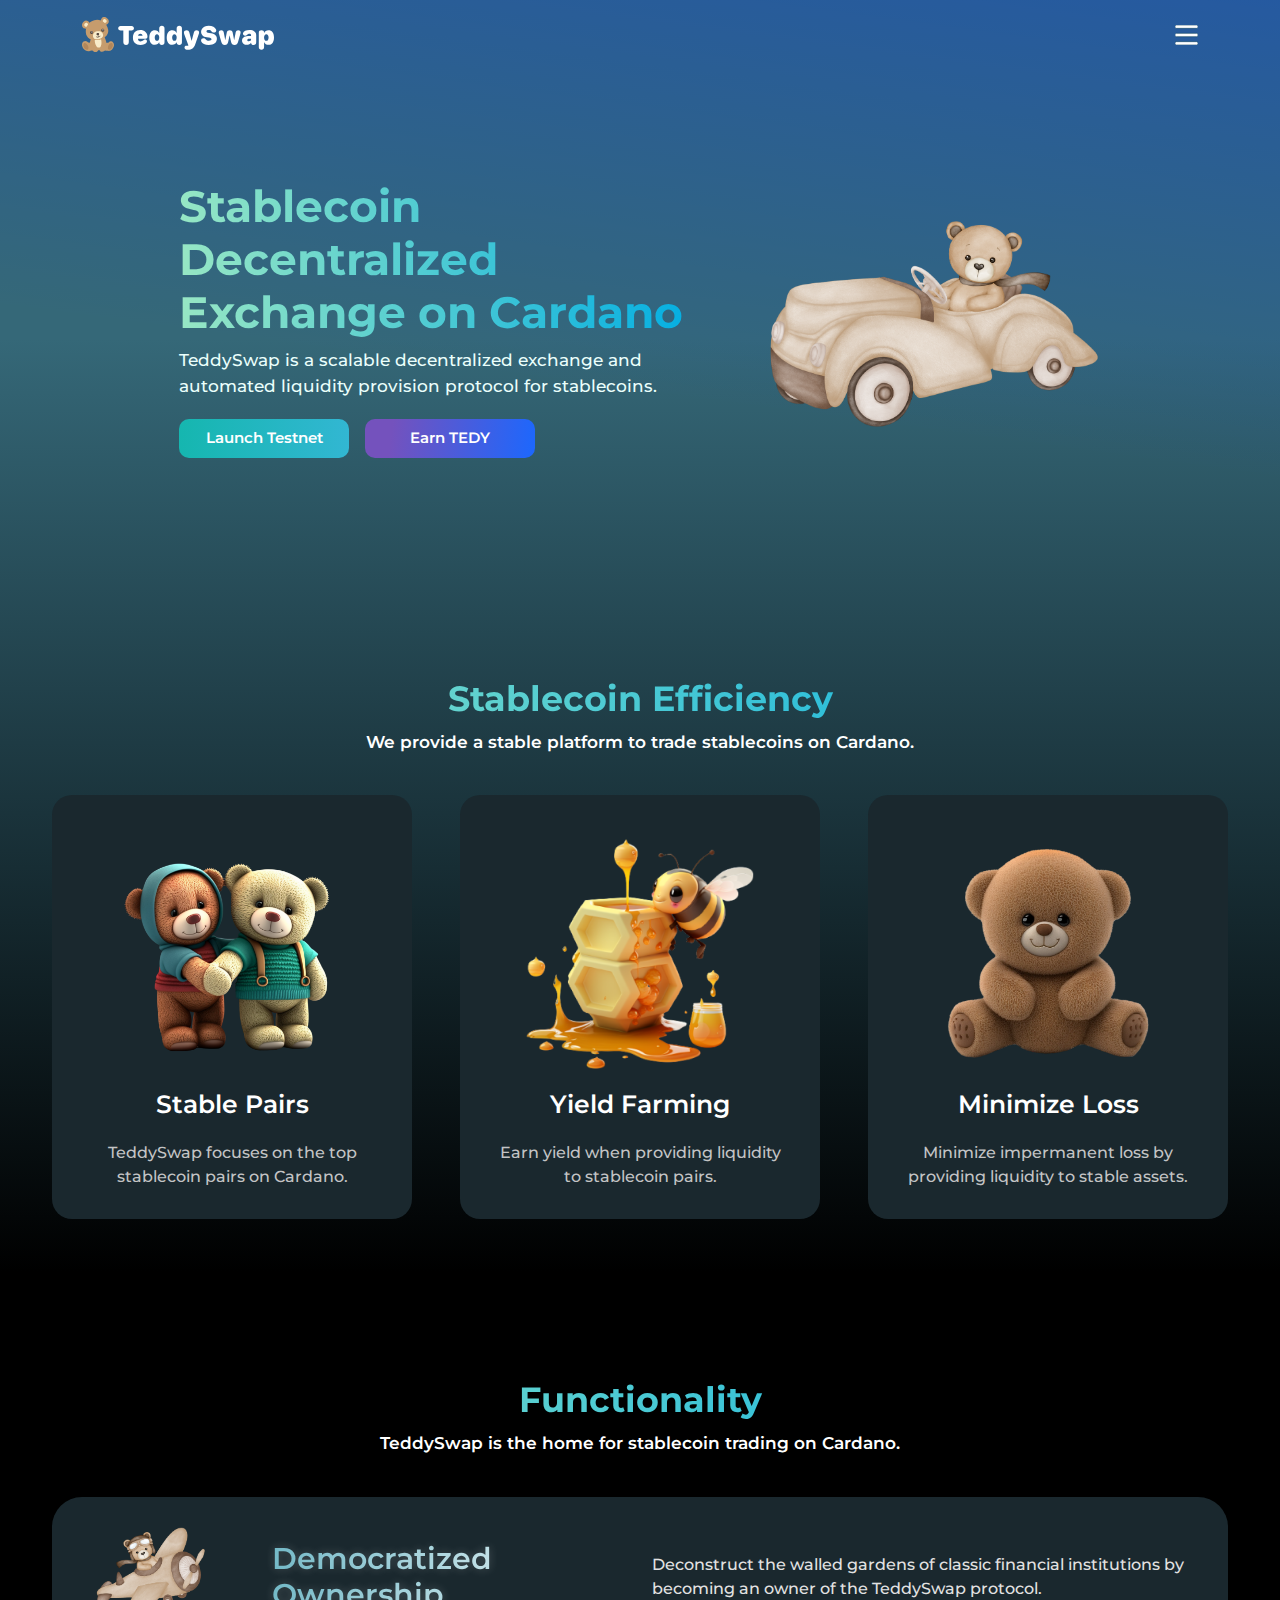
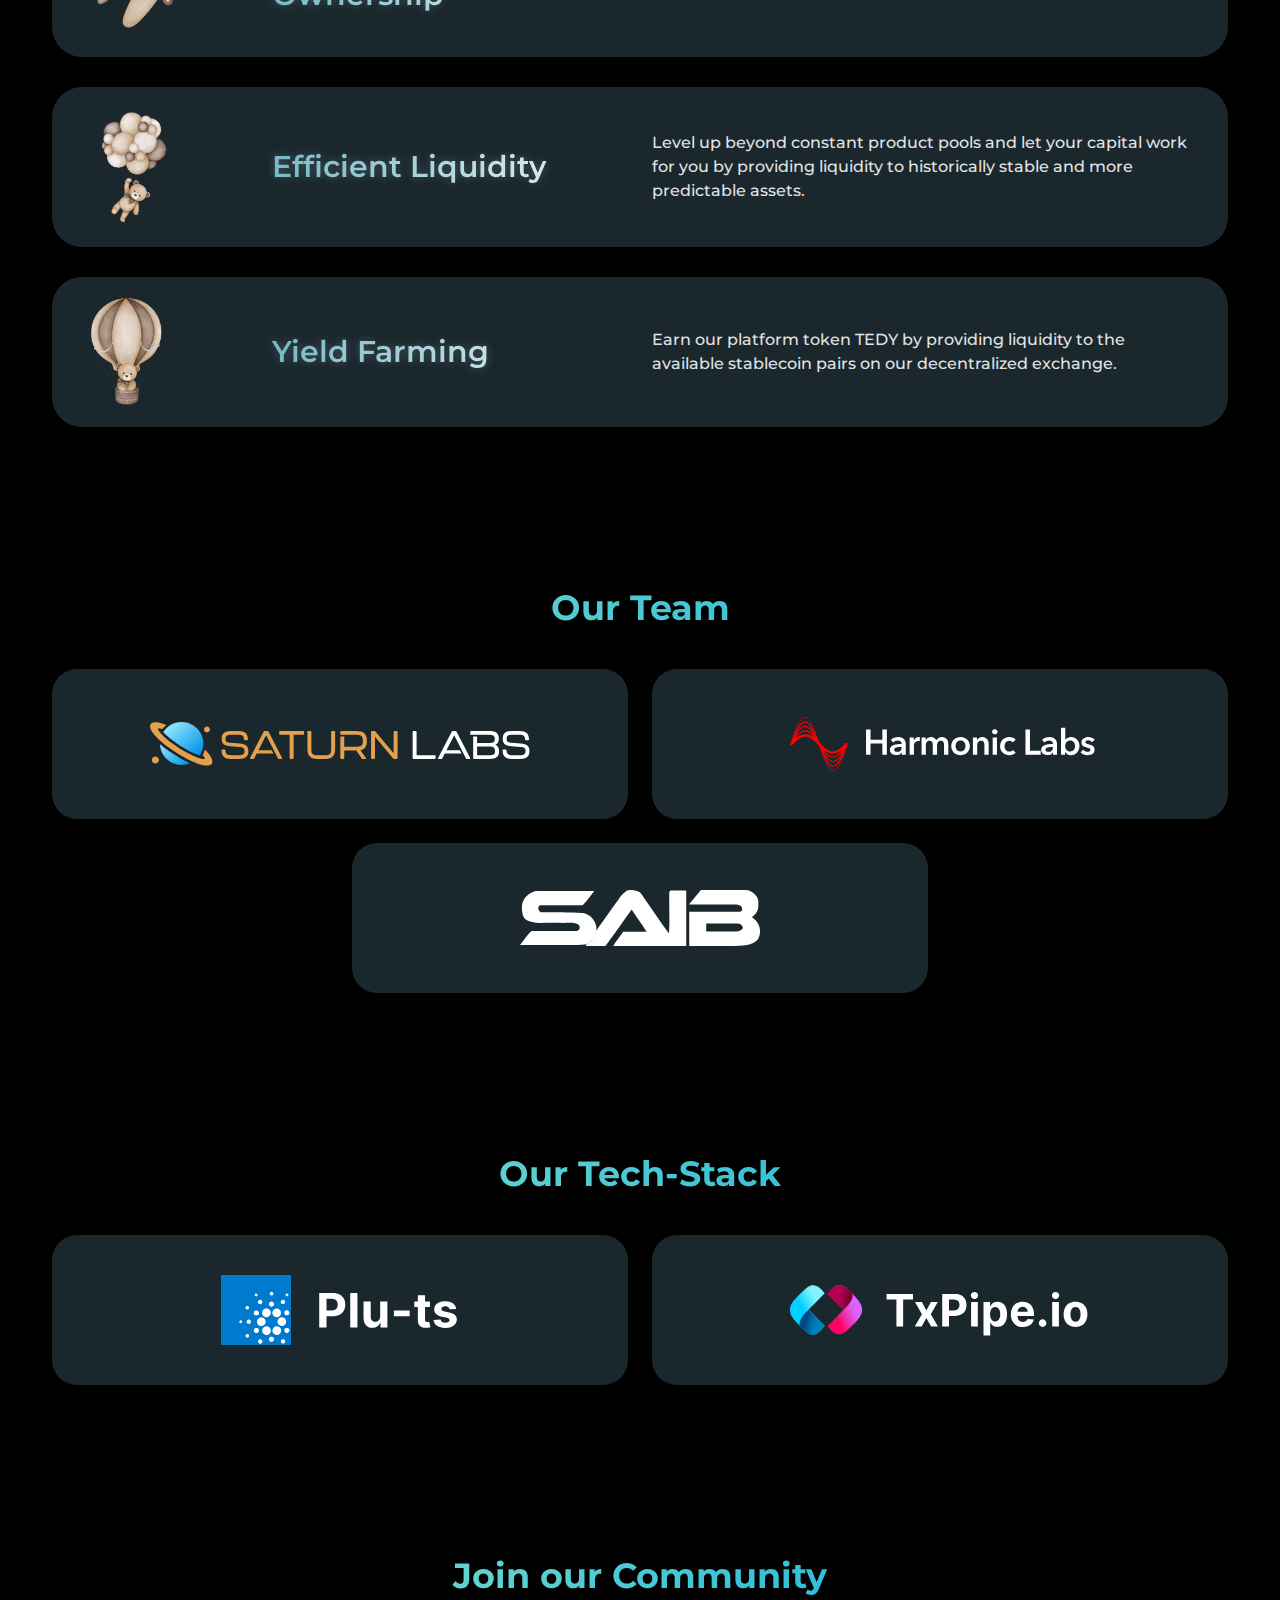
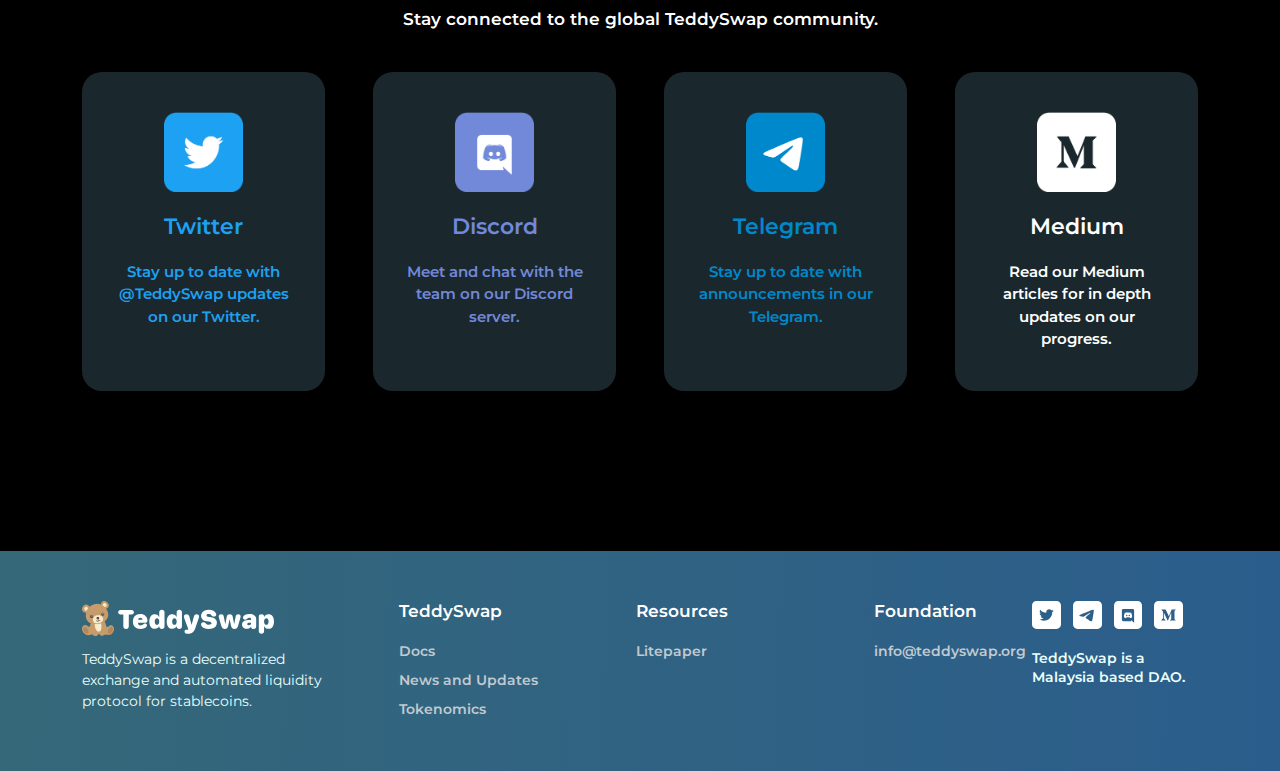
<file: index.html>
<!DOCTYPE html>
<html class="no-js" lang="">

<head>
  <meta charset="utf-8" />
  <meta http-equiv="x-ua-compatible" content="ie=edge" />
  <title> TeddySwap </title>
  <meta name="description" content="" />
  <meta name="viewport" content="width=device-width, initial-scale=1" />
  <!-- Favicons -->
  <link href="assets/img/favicon.png" rel="icon">
  <link href="assets/img/apple-touch-icon.png" rel="apple-touch-icon">


  <link rel="stylesheet" href="assets/css/bootstrap.min.css" />
  <link rel="stylesheet" href="assets/css/main.css?v=44" />
</head>
<body>
  <!--[if lte IE 9]>
      <p class="browserupgrade">
        You are using an <strong>outdated</strong> browser. Please
        <a href="https://browsehappy.com/">upgrade your browser</a> to improve
        your experience and security.
      </p>
    <![endif]-->

  <!-- ======= herder start ======= -->
  <header class="header">
    <div class="navbar-area">
      <div class="container">
        <nav class="navbar">
          <a class="navbar-brand" href="/">
            <img src="assets/img/logo/logo-v-1.svg" alt="logo">
          </a>
          <div class="dropdown t-drop ">
            <button class="btn-toggle dropdown-toggle" data-bs-toggle="dropdown" aria-expanded="false">
              <img src="assets/img/socials/toggle.svg" alt="toggle">
            </button>
            <ul class="dropdown-menu dropdown-menu-end animate slideIn">
              <li><a class="dropdown-item" target="_blank"
                  href="https://blog.teddyswap.org/teddyswap-litepaper-v1/"> Litepaper </a></li>
              <li><a class="dropdown-item" target="_blank" href="https://blog.teddyswap.org/"> Development </a></li>
              <li><a class="dropdown-item" target="_blank"
                  href="https://docs.teddyswap.org/tokenomics/chart"> Tokenomics </a></li>
              <li><a class="dropdown-item" target="_blank" href="https://docs.teddyswap.org/"> Documentation </a></li>
              <li><a class="dropdown-item" target="_blank" href="https://fiso.teddyswap.org/"> FISO Dashboard </a></li>
              <li><a class="dropdown-item" target="_blank" href="https://github.com/teddy-swap/"> Github </a></li>
              <li><a class="dropdown-item" target="_blank" href="https://blog.teddyswap.org/"> Blog </a></li>
              <li><a class="dropdown-item" target="_blank" href="https://tbc.teddyswap.org/"> Teddy Bears Club </a></li>
            </ul>
          </div>
        </nav>
      </div>
      <!--.container-->

    </div>
    <!--.navbar-area-->

  </header>
  <!-- ======= herder end ======= -->


  <section class="hero-area">
    <div class="container">
      <div class="row align-items-center gx-5 justify-content-center">
        <div class="col-lg-6">
          <div class="hero-text">
            <h1 class="des-txt"> Stablecoin Decentralized Exchange on Cardano </h1>
            <p>
              TeddySwap is a scalable decentralized exchange and automated liquidity provision protocol for stablecoins.
            </p>
            <div class="hero-btns">
              <a href="https://preview.app.teddyswap.org" class="btn-hero"> Launch Testnet </a>

              <a href="https://teddyswap.peppermintnft.io/" target="_blank"
                class="btn-2 btn-hero"> Earn TEDY </a>

            </div><!-- /.hero-btns -->
          </div><!-- /.hero-text -->
        </div><!-- /.col-lg-6 -->
        <div class="col-lg-4 d-lg-flex d-none">
          <div class="hero-img">
            <img src="assets/img/hero/hero-car.png" alt="tedy-on-car">
          </div><!-- /.hero-img -->
        </div><!-- /.col-lg-5 -->
      </div><!-- /.row -->

    </div><!-- /.container -->
  </section><!-- /.hero-area -->



  <section class="why">
    <div class="container">
      <div class="sec-t">
        <h2> Stablecoin Efficiency </h2>
        <p> We provide a stable platform to trade stablecoins on Cardano. </p>
      </div><!-- /.sec-t -->

      <div class="row g-5">
        <div class="col-lg-4">
          <div class="why-single">
            <img src="assets/img/hero/t1.png" class="why-img" alt="logo">
            <h4> Stable Pairs </h4>
            <p> TeddySwap focuses on the top stablecoin pairs on Cardano. </p>
          </div><!-- /.why-single -->
        </div><!-- /.col-lg-4 -->
        <div class="col-lg-4">
          <div class="why-single">
            <img src="assets/img/hero/bee-honey.png" class="why-img" alt="logo">
            <h4> Yield Farming </h4>
            <p> Earn yield when providing liquidity to stablecoin pairs. </p>
          </div><!-- /.why-single -->
        </div><!-- /.col-lg-4 -->
        <div class="col-lg-4">
          <div class="why-single">
            <img src="assets/img/hero/t2.png" class="why-img" alt="logo">
            <h4> Minimize Loss </h4>
            <p> Minimize impermanent loss by providing liquidity to stable assets. </p>
          </div><!-- /.why-single -->
        </div><!-- /.col-lg-4 -->
      </div><!-- /.row -->

    </div><!-- /.container -->
  </section><!-- /.why -->


  <section id="services" class="services">
    <div class="container">
      <div class="sec-t">
        <h2> Functionality </h2>
        <p> TeddySwap is the home for stablecoin trading on Cardano. </p>
      </div><!-- /.sec-t -->


      <div class="service-single">
        <div class="row align-items-center">
          <div class="col-lg-6">
            <div class="row align-items-center">
              <div class="col-lg-4">
                <img src="assets/img/services/plane.png" class="ser-logo" alt="logo">
              </div><!-- /.col-lg-4 -->
              <div class="col-lg-8">
                <div class="title-flx">
                  <h4> Democratized <br> Ownership </h4>
                  <img src="assets/img/services/plane.png" style="transform: scaleX(-1);" class="mer-logo" alt="logo">
                </div><!-- /.title-flx -->
              </div><!-- /.col-lg-8 -->
            </div><!-- /.row -->
          </div><!-- /.col-lg-6 -->

          <div class="col-lg-6">
            <p>
              Deconstruct the walled gardens of classic financial institutions by becoming an owner of the TeddySwap protocol.
            </p>
          </div><!-- /.col-lg-6 -->

        </div><!-- /.row -->
      </div><!-- /.service-single -->

      <div class="service-single">
        <div class="row align-items-center">
          <div class="col-lg-6">
            <div class="row align-items-center">
              <div class="col-lg-4">
                <img src="assets/img/services/teddy.png" class="ser-logo ms-2" alt="logo">
              </div><!-- /.col-lg-4 -->
              <div class="col-lg-8">
                <div class="title-flx">
                  <h4> Efficient Liquidity </h4>
                  <img src="assets/img/services/teddy.png" class="mer-logo" alt="logo">
                </div><!-- /.title-flx -->

              </div><!-- /.col-lg-8 -->
            </div><!-- /.row -->
          </div><!-- /.col-lg-6 -->

          <div class="col-lg-6">
            <p>
              Level up beyond constant product pools and let your capital work for you by providing liquidity to historically
              stable and more predictable assets.
            </p>
          </div><!-- /.col-lg-6 -->

        </div><!-- /.row -->
      </div><!-- /.service-single -->

      <div class="service-single">
        <div class="row align-items-center">
          <div class="col-lg-6">
            <div class="row align-items-center">
              <div class="col-lg-4">
                <img src="assets/img/services/farming.png" class="ser-logo ser-logo-3" alt="logo">
              </div><!-- /.col-lg-4 -->
              <div class="col-lg-8">
                <div class="title-flx">
                  <h4>Yield Farming </h4>
                  <img src="assets/img/services/farming.png" class="mer-logo" alt="logo">
                </div><!-- /.title-flx -->

              </div><!-- /.col-lg-8 -->
            </div><!-- /.row -->
          </div><!-- /.col-lg-6 -->

          <div class="col-lg-6">
            <p>
              Earn our platform token TEDY by providing liquidity to the available stablecoin pairs on our decentralized exchange.
            </p>
          </div><!-- /.col-lg-6 -->

        </div><!-- /.row -->
      </div><!-- /.service-single -->

    </div><!-- /.container -->
  </section><!-- /.services -->


  <section id="partners" class="partners">
    <div class="container">
      <div class="sec-t">
        <h2> Our Team </h2>
      </div><!-- /.sec-t -->

      <div class="row gy-4 justify-content-center">
        <div class="col-md-6">
          <a href="https://saturnlabs.org/" target="_blank" class="p-single d-block">
            <img src="assets/img/partners/saturnlabs.svg" class="p-logo sat-logo" alt="logo">
          </a><!-- /.p-single -->
        </div><!-- /.col-md-6 -->

        <div class="col-md-6">
          <a href="https://www.harmoniclabs.tech/" target="_blank" class="p-single d-block">
            <img src="assets/img/partners/harmonic.svg" class="p-logo" alt="logo">
          </a><!-- /.p-single -->
        </div><!-- /.col-md-6 -->

        <div class="col-md-6">
          <a href="https://twitter.com/saibdev?s=21&t=tVu4rGCY9Jb5PrATwqhp7g" target="_blank" class="p-single d-block">
            <img src="assets/img/partners/saib.svg" class="p-logo s-logo" alt="logo">
          </a><!-- /.p-single -->
        </div><!-- /.col-md-6 -->

      </div><!-- /.row -->

    </div><!-- /.container -->
  </section><!-- /.partners -->

  <section id="partners" class="partners">
    <div class="container">
      <div class="sec-t">
        <h2> Our Tech-Stack </h2>
      </div><!-- /.sec-t -->

      <div class="row gy-4 justify-content-center">
        <div class="col-md-6">
          <a href="https://www.harmoniclabs.tech/plu-ts-docs/index.html" target="_blank" class="p-single d-block">
            <img src="assets/img/partners/plus-ts.svg" class="p-logo" alt="logo">
          </a><!-- /.p-single -->
        </div><!-- /.col-md-6 -->

        <div class="col-md-6">
          <a href="https://txpipe.io/" target="_blank" class="p-single d-block">
            <img src="assets/img/partners/tx.svg" class="p-logo par-logo" alt="logo">
          </a><!-- /.p-single -->
        </div><!-- /.col-md-6 -->



      </div><!-- /.row -->

    </div><!-- /.container -->
  </section><!-- /.partners -->



  <section class="community">
    <div class="container">
      <div class="sec-t">
        <h2> Join our Community </h2>
        <p> Stay connected to the global TeddySwap community. </p>
      </div><!-- /.sec-t -->

      <div class="row gy-md-5 gy-4 gx-5">
        <div class="col-lg-3 col-md-6">
          <a href="https://twitter.com/TeddySwap" target="_blank" class="com-single twitter">
            <img src="assets/img/socials/twitter.png" class="com-img" alt="twitter">
            <h5> Twitter </h5>
            <p> Stay up to date with @TeddySwap updates on our Twitter. </p>
          </a><!-- /.com-single -->
        </div><!-- /.col-lg-3 -->
        <div class="col-lg-3 col-md-6">
          <a href="https://discord.gg/GRvcAnqtZG" target="_blank" class="com-single discord">
            <img src="assets/img/socials/discord.png" class="com-img" alt="discord">
            <h5> Discord </h5>
            <p> Meet and chat with the team on our Discord server. </p>
          </a><!-- /.com-single -->
        </div><!-- /.col-lg-3 -->
        <div class="col-lg-3 col-md-6">
          <a href="https://t.me/teddyswap" target="_blank" class="com-single telegram">
            <img src="assets/img/socials/telegram.png" class="com-img" alt="telegram">
            <h5> Telegram </h5>
            <p> Stay up to date with announcements in our Telegram. </p>
          </a><!-- /.com-single -->
        </div><!-- /.col-lg-3 -->
        <div class="col-lg-3 col-md-6">
          <a href="https://medium.com/@TeddySwapDEX" target="_blank" class="com-single medium">
            <img src="assets/img/socials/medium.png" class="com-img" alt="medium">
            <h5> Medium </h5>
            <p> Read our Medium articles for in depth updates on our progress. </p>
          </a><!-- /.com-single -->
        </div><!-- /.col-lg-3 -->
      </div><!-- /.row -->

    </div><!-- /.container -->
  </section><!-- /.community -->


  <footer class="main-footer">
    <div class="container">
      <div class="row gy-4">
        <div class="col-lg-10">
          <div class="row gy-4">
            <div class="col-lg-4">
              <div class="footer-logo-w">
                <img src="assets/img/logo/logo-v-1.svg" class="footer-logo" alt="">
                <p>
                  TeddySwap is a decentralized exchange and automated liquidity protocol for stablecoins.
                </p>
              </div><!-- /.footer-logo-w -->
            </div><!-- /.col-lg-3 -->
            <div class="col-lg-3">
              <div class="footer-links">
                <h5> TeddySwap </h5>
                <ul>

                  <li>
                    <a href="https://docs.teddyswap.org/" target="_blank"> Docs </a>
                  </li>
                  <li>
                    <a href="https://medium.com/@TeddySwapDEX" target="_blank"> News and Updates </a>
                  </li>
                  <li>
                    <a href="https://docs.teddyswap.org/tokenomics/chart" target="_blank"> Tokenomics </a>
                  </li>

                </ul>
              </div><!-- /.footer-links -->
            </div><!-- /.col-lg-3 -->

            <div class="col-lg-3">
              <div class="footer-links">
                <h5> Resources </h5>
                <ul>

                  <li>
                    <a target="_blank" href="https://blog.teddyswap.org/teddyswap-litepaper-v1/"> Litepaper
                    </a>
                  </li>

                </ul>
              </div><!-- /.footer-links -->
            </div><!-- /.col-lg-3 -->

            <div class="col-lg-2">
              <div class="footer-links">
                <h5> Foundation </h5>
                <ul>

                  <li>
                   <a href="mailto:info@teddyswap.org">info@teddyswap.org</a>
                  </li>

                </ul>
              </div><!-- /.footer-links -->
            </div><!-- /.col-lg-3 -->

          </div><!-- /.row -->
        </div><!-- /.col-lg-9 -->

        <div class="col-lg-2">
          <div class="footer-social">
            <a href="https://twitter.com/TeddySwap" target="_blank">
              <img src="assets/img/footer/twitter.svg" alt="twitter">
            </a>
            <a href="https://t.me/teddyswap" target="_blank">
              <img src="assets/img/footer/telegram.svg" alt="telegram">
            </a>
            <a href="https://discord.gg/GRvcAnqtZG" target="_blank">
              <img src="assets/img/footer/discord.svg" alt="discord">
            </a>
            <a href="https://medium.com/@TeddySwapDEX" target="_blank">
              <img src="assets/img/footer/medium.svg" alt="medium">
            </a>
          </div><!-- /.footer-social -->
          <div class="legal-text">
            <p>
              TeddySwap is a Malaysia based DAO.
            </p>
          </div><!-- /.legal-text -->

        </div><!-- /.col-lg-3 -->

      </div><!-- /.row -->
    </div><!-- /.container -->
  </footer><!-- /.main-footer -->




  <a href="#" class="scroll-top btn-hover">
    <img src="assets/img/chev-white.svg" alt="chev">
  </a>
  <!--.scroll-top-->

  <div class="page-loader">
    <div class="lds-ellipsis">
      <div></div>
      <div></div>
      <div></div>
      <div></div>
    </div>
  </div>




  <script src="assets/js/bootstrap.bundle.min.js"></script>
  <script src="assets/js/main.js"></script>



</body>


</html>
</file>
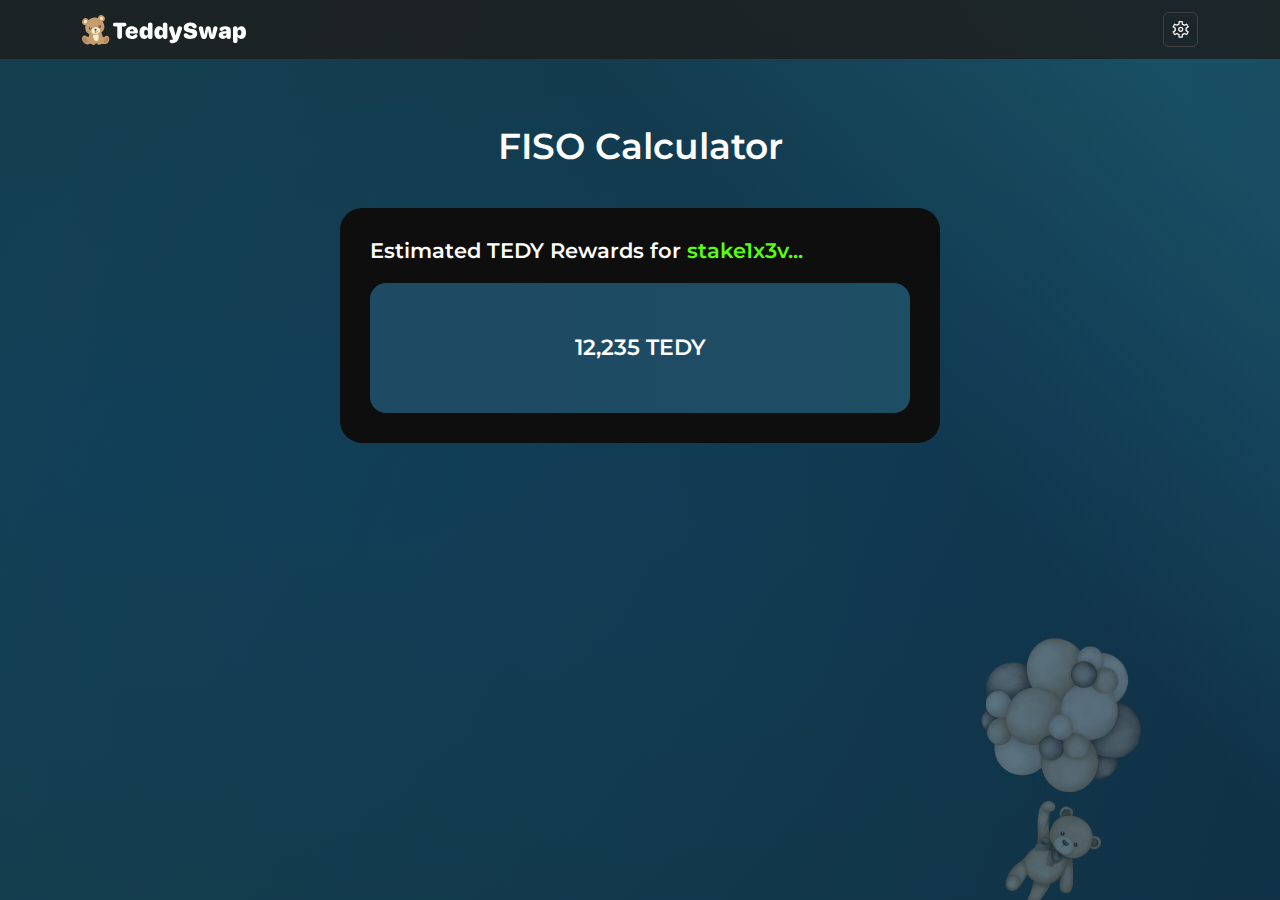
<file: page-process.html>
<!DOCTYPE html>
<html class="no-js" lang="">

<head>
  <meta charset="utf-8" />
  <meta http-equiv="x-ua-compatible" content="ie=edge" />
  <title> TeddySwap- Page 1 </title>
  <meta name="description" content="" />
  <meta name="viewport" content="width=device-width, initial-scale=1" />
  <!-- Favicons -->
  <link href="assets/img/favicon.png" rel="icon">
  <link href="assets/img/apple-touch-icon.png" rel="apple-touch-icon">


  <link rel="stylesheet" href="assets/css/bootstrap.min.css" />
  <link rel="stylesheet" href="assets/css/main.css?v=55" />
</head>
<body class="body-new-css">
  <!--[if lte IE 9]>
      <p class="browserupgrade">
        You are using an <strong>outdated</strong> browser. Please
        <a href="https://browsehappy.com/">upgrade your browser</a> to improve
        your experience and security.
      </p>
    <![endif]-->

  <!-- ======= herder start ======= -->
  <header class="header">
    <div class="navbar-area">
      <div class="container">
        <nav class="navbar">
          <a class="navbar-brand" href="/">
            <img src="assets/img/logo/logo-v-1.svg" alt="logo">
          </a>
          <div class="dropdown t-drop">
            <button class="btn-toggle dropdown-toggle" data-bs-toggle="dropdown" aria-expanded="false">
              <img src="assets/img/setting.svg" style="height: 35px;" alt="toggle">
            </button>
            <ul class="dropdown-menu dropdown-menu-end animate slideIn">
              <li>
                <a class="dropdown-item"
                  href="#">
                  <img src="assets/img/page-social/info.svg" alt="">
                  <span> About </span>
                </a>
              </li>
              <li>
                <a class="dropdown-item"
                  href="#">
                  <img src="assets/img/page-social/document-svg.svg" style="height: 18px;" alt="">
                  <span> Docs </span>
                </a>
              </li>
              <li>
                <a class="dropdown-item"
                  href="#">
                  <img src="assets/img/page-social/iconmonstr-github-1 3.svg" alt="">
                  <span> GitHub </span>
                </a>
              </li>
              <li>
                <a class="dropdown-item"
                  href="#">
                  <img src="assets/img/page-social/discord.svg" style="height: 14px;" alt="">
                  <span> Discord </span>
                </a>
              </li>
              <li>
                <a class="dropdown-item"
                  href="#">
                  <img src="assets/img/page-social/twitter.svg" style="height: 14px;"  alt="">
                  <span> Twitter </span>
                </a>
              </li>


            </ul>
          </div>
        </nav>
      </div>
      <!--.container-->

    </div>
    <!--.navbar-area-->

  </header>
  <!-- ======= herder end ======= -->

  <section class="fisco">
    <div class="container">
       <div class="fisco-wrapper">
        <div class="page-title">
          <h1> FISO Calculator </h1>
        </div><!-- /.page-title -->
        <div class="fis-block">
          <div class="fis-t">
            <h3>Estimated TEDY Rewards for  <span>stake1x3v...</span> </h3>
          </div><!-- /.fis-t -->
         <div class="frm-result">
          <h5> 12,235 TEDY </h5>
         </div><!-- /.frm-result -->

        </div><!-- /.fis-block -->
        <img src="assets/img/page-teddy.png" class="page-teddy" alt="">
       </div><!-- /.fisco-wrapper -->
    </div><!-- /.container -->
  </section><!-- /.fisco -->









  <div class="page-loader">
    <div class="lds-ellipsis">
      <div></div>
      <div></div>
      <div></div>
      <div></div>
    </div>
  </div>




  <script src="assets/js/bootstrap.bundle.min.js"></script>
  <script src="assets/js/main.js"></script>



</body>


</html>
</file>
<file: assets/css/main.css>
@import url("https://fonts.googleapis.com/css2?family=Montserrat:ital,wght@0,400;0,600;0,700;0,800;1,400;1,500;1,700;1,800&display=swap"); /*--------------------------------------------------------------
# base
--------------------------------------------------------------*/
::-moz-selection {
  color: #fff;
  background: rgba(0, 182, 149, 0.6);
}
::selection {
  color: #fff;
  background: rgba(0, 182, 149, 0.6);
}

html {
  scroll-behavior: smooth;
  scroll-padding-top: 30px;
}

body {
  font-family: "Montserrat", sans-serif;
  font-weight: 400;
  font-style: normal;
  font-size: 16px;
  color: #EAFFFC;
  line-height: 1.5;
  background: linear-gradient(187.66deg, rgba(0, 56, 255, 0.33) -1.19%, rgba(0, 0, 0, 0) 11.61%), linear-gradient(180deg, #356878 8.53%, #000000 32.02%), radial-gradient(23.75% 4.82% at 29.69% 6.17%, #ffffff 0%, #ffffff 100%);
  background-color: #000;
}

* {
  margin: 0;
  padding: 0;
  -webkit-box-sizing: border-box;
  box-sizing: border-box;
}

section {
  overflow: hidden;
}

a {
  text-decoration: none;
}
a:hover {
  color: #00B695;
}
a:focus, a:hover {
  text-decoration: none;
}

i,
span,
a {
  display: inline-block;
}

audio,
img,
svg,
video {
  vertical-align: middle;
}

h1,
h2,
h3,
h4,
h5,
h6 {
  margin: 0;
  color: #fff;
}

p {
  margin: 0;
}

h1 a,
h2 a,
h3 a,
h4 a,
h5 a,
h6 a {
  color: inherit;
}

.scroll-top {
  width: 35px;
  height: 35px;
  background-color: #00B695;
  display: -webkit-box;
  display: -ms-flexbox;
  display: flex;
  -webkit-box-pack: center;
      -ms-flex-pack: center;
          justify-content: center;
  -webkit-box-align: center;
      -ms-flex-align: center;
          align-items: center;
  font-size: 18px;
  color: #fff;
  border-radius: 7px;
  position: fixed;
  bottom: 30px;
  right: 30px;
  z-index: 9;
  cursor: pointer;
  -webkit-transition: all 0.3s ease-out 0s;
  transition: all 0.3s ease-out 0s;
  display: none;
}
.scroll-top img {
  height: 18px;
  -webkit-transform: scaleY(-1);
          transform: scaleY(-1);
}
.scroll-top:focus, .scroll-top:hover {
  color: #fff;
  -webkit-box-shadow: 0 0 0 0.25rem rgba(0, 182, 149, 0.5);
          box-shadow: 0 0 0 0.25rem rgba(0, 182, 149, 0.5);
}

/*--------------------------------------------------------------
  ##  Page Loader
  --------------------------------------------------------------*/
.page-loader {
  position: fixed;
  width: 100%;
  height: 100%;
  top: 0;
  left: 0;
  z-index: 9999;
  background-color: #000;
}

.lds-ellipsis {
  display: inline-block;
  position: absolute;
  top: 50%;
  left: 50%;
  -webkit-transform: translate(-50%, -50%);
          transform: translate(-50%, -50%);
  width: 80px;
  height: 80px;
}

.lds-ellipsis div {
  position: absolute;
  top: 33px;
  width: 13px;
  height: 13px;
  border-radius: 50%;
  background: #00B695;
  -webkit-animation-timing-function: cubic-bezier(0, 1, 1, 0);
          animation-timing-function: cubic-bezier(0, 1, 1, 0);
}

.lds-ellipsis div:nth-child(1) {
  left: 8px;
  -webkit-animation: lds-ellipsis1 0.6s infinite;
          animation: lds-ellipsis1 0.6s infinite;
}

.lds-ellipsis div:nth-child(2) {
  left: 8px;
  -webkit-animation: lds-ellipsis2 0.6s infinite;
          animation: lds-ellipsis2 0.6s infinite;
}

.lds-ellipsis div:nth-child(3) {
  left: 32px;
  -webkit-animation: lds-ellipsis2 0.6s infinite;
          animation: lds-ellipsis2 0.6s infinite;
}

.lds-ellipsis div:nth-child(4) {
  left: 56px;
  -webkit-animation: lds-ellipsis3 0.6s infinite;
          animation: lds-ellipsis3 0.6s infinite;
}

@-webkit-keyframes lds-ellipsis1 {
  0% {
    -webkit-transform: scale(0);
            transform: scale(0);
  }
  100% {
    -webkit-transform: scale(1);
            transform: scale(1);
  }
}

@keyframes lds-ellipsis1 {
  0% {
    -webkit-transform: scale(0);
            transform: scale(0);
  }
  100% {
    -webkit-transform: scale(1);
            transform: scale(1);
  }
}
@-webkit-keyframes lds-ellipsis3 {
  0% {
    -webkit-transform: scale(1);
            transform: scale(1);
  }
  100% {
    -webkit-transform: scale(0);
            transform: scale(0);
  }
}
@keyframes lds-ellipsis3 {
  0% {
    -webkit-transform: scale(1);
            transform: scale(1);
  }
  100% {
    -webkit-transform: scale(0);
            transform: scale(0);
  }
}
@-webkit-keyframes lds-ellipsis2 {
  0% {
    -webkit-transform: translate(0, 0);
            transform: translate(0, 0);
  }
  100% {
    -webkit-transform: translate(24px, 0);
            transform: translate(24px, 0);
  }
}
@keyframes lds-ellipsis2 {
  0% {
    -webkit-transform: translate(0, 0);
            transform: translate(0, 0);
  }
  100% {
    -webkit-transform: translate(24px, 0);
            transform: translate(24px, 0);
  }
}
/*--------------------------------------------------------------
# sec-t
--------------------------------------------------------------*/
.sec-t {
  text-align: center;
  margin-bottom: 40px;
}
.sec-t h2 {
  font-size: 35px;
  font-weight: 700;
  color: #A5ECC1;
  background: linear-gradient(87.65deg, #A5ECC1 -8.44%, #00ADE3 97.32%);
  -webkit-background-clip: text;
  -webkit-text-fill-color: transparent;
  background-clip: text;
  margin-bottom: 10px;
}
@media only screen and (max-width: 767px) {
  .sec-t h2 {
    font-size: 30px;
  }
}
@media only screen and (max-width: 482px) {
  .sec-t h2 {
    font-size: 27px;
  }
}
.sec-t p {
  font-size: 17px;
  font-weight: 600;
  color: #fff;
}
@media only screen and (max-width: 767px) {
  .sec-t p {
    font-size: 16px;
    font-weight: 500;
  }
}
@media only screen and (max-width: 482px) {
  .sec-t p {
    max-width: 260px;
    margin-left: auto;
    margin-right: auto;
  }
}

/*--------------------------------------------------------------
# navbar
--------------------------------------------------------------*/
.navbar-area {
  position: absolute;
  top: 0;
  left: 0;
  width: 100%;
  z-index: 99;
  -webkit-transition: all 0.3s ease-out 0s;
  transition: all 0.3s ease-out 0s;
}

.navbar {
  padding: 0;
  position: relative;
  -webkit-transition: all 0.3s ease-out 0s;
  transition: all 0.3s ease-out 0s;
  padding: 17px 0;
}
@media only screen and (max-width: 991px) {
  .navbar {
    padding: 10px 0px;
  }
}
@media (max-width: 767px) {
  .navbar {
    padding: 8px 0;
  }
}
@media (max-width: 482px) {
  .navbar {
    padding: 8px 0;
  }
}
.navbar .navbar-brand {
  padding: 0;
  text-decoration: none;
}
.navbar .navbar-brand img {
  height: 35px;
  -webkit-transition: all 0.4s ease-in-out;
  transition: all 0.4s ease-in-out;
}
@media only screen and (max-width: 767px) {
  .navbar .navbar-brand img {
    height: 30px;
  }
}
@media only screen and (max-width: 482px) {
  .navbar .navbar-brand img {
    height: 30px;
  }
}
.navbar .btn-toggle {
  border: 0;
  background-color: transparent;
}
.navbar .btn-toggle::after {
  display: none;
}
.navbar .btn-toggle img {
  height: 20px;
}
.navbar .t-drop .dropdown-menu {
  background-color: #1A282E;
  border: 0;
  padding: 16px 4px;
}
.navbar .t-drop .dropdown-menu li:not(:last-child) {
  margin-bottom: 10px;
}
.navbar .t-drop .dropdown-menu a {
  text-decoration: none;
  color: #EAFFFC;
  font-size: 14px;
  font-weight: 500;
  -webkit-transition: all 0.3s ease-in;
  transition: all 0.3s ease-in;
}
.navbar .t-drop .dropdown-menu a:hover, .navbar .t-drop .dropdown-menu a:focus {
  background-color: transparent;
  color: #00B695;
}
.navbar .slideIn {
  -webkit-animation-name: slideIn;
  animation-name: slideIn;
}

.animate {
  animation-duration: 0.3s;
  -webkit-animation-duration: 0.3s;
  animation-fill-mode: both;
  -webkit-animation-fill-mode: both;
}

@keyframes slideIn {
  0% {
    -webkit-transform: translateY(1.1rem);
            transform: translateY(1.1rem);
    opacity: 0;
  }
  100% {
    -webkit-transform: translateY(0rem);
            transform: translateY(0rem);
    opacity: 1;
  }
  0% {
    -webkit-transform: translateY(1.1rem);
            transform: translateY(1.1rem);
    opacity: 0;
  }
}
@-webkit-keyframes slideIn {
  0% {
    -webkit-transform: transform;
    -webkit-opacity: 0;
  }
  100% {
    -webkit-transform: translateY(0);
    -webkit-opacity: 1;
  }
  0% {
    -webkit-transform: translateY(1rem);
    -webkit-opacity: 0;
  }
}
/*--------------------------------------------------------------
# hero-area
--------------------------------------------------------------*/
.hero-area {
  padding-top: 180px;
  padding-bottom: 180px;
}
@media only screen and (max-width: 991px) {
  .hero-area {
    text-align: center;
    padding-top: 140px;
    padding-bottom: 130px;
  }
}
@media only screen and (max-width: 767px) {
  .hero-area {
    padding-left: 10px;
    padding-right: 10px;
  }
}
@media only screen and (max-width: 482px) {
  .hero-area {
    padding-top: 160px;
    padding-bottom: 130px;
  }
}
.hero-area .hero-text h1 {
  font-size: 44px;
  font-weight: 700;
  color: #A5ECC1;
  background: linear-gradient(87.65deg, #A5ECC1 -8.44%, #00ADE3 97.32%);
  -webkit-background-clip: text;
  -webkit-text-fill-color: transparent;
  background-clip: text;
  text-fill-color: transparent;
  margin-bottom: 10px;
}
@media only screen and (max-width: 1199px) {
  .hero-area .hero-text h1 {
    font-size: 38px;
  }
}
@media only screen and (max-width: 767px) {
  .hero-area .hero-text h1 {
    font-size: 33px;
    margin-bottom: 18px;
  }
}
.hero-area .hero-text p {
  font-size: 17px;
  font-weight: 500;
  color: #EAFFFC;
  max-width: 480px;
  margin-bottom: 20px;
}
@media only screen and (max-width: 991px) {
  .hero-area .hero-text p {
    text-align: center;
    margin-left: auto;
    margin-right: auto;
  }
}
@media only screen and (max-width: 767px) {
  .hero-area .hero-text p {
    font-size: 16px;
    margin-bottom: 10px;
  }
}
@media only screen and (max-width: 482px) {
  .hero-area .hero-text p {
    max-width: 260px;
    margin-bottom: 12px;
  }
}
.hero-area .hero-img img {
  width: 100%;
  height: auto;
  max-width: 100%;
}

.hero-btns {
  display: -webkit-box;
  display: -ms-flexbox;
  display: flex;
  margin-left: -8px;
  margin-right: -8px;
}
@media only screen and (max-width: 991px) {
  .hero-btns {
    -webkit-box-pack: center;
        -ms-flex-pack: center;
            justify-content: center;
  }
}
@media only screen and (max-width: 767px) {
  .hero-btns {
    -webkit-box-orient: vertical;
    -webkit-box-direction: normal;
        -ms-flex-direction: column;
            flex-direction: column;
  }
}

.btn-hero {
  display: -webkit-inline-box;
  display: -ms-inline-flexbox;
  display: inline-flex;
  -webkit-box-pack: center;
      -ms-flex-pack: center;
          justify-content: center;
  text-align: center;
  margin-left: 8px;
  margin-right: 8px;
  background: linear-gradient(269.21deg, #44B7E9 -62.88%, #00B695 173.99%);
  color: #fff;
  font-size: 15px;
  font-weight: 600;
  border-radius: 10px;
  border: 0;
  padding: 8px 20px;
  min-width: 170px;
  -webkit-transition: all 0.2s ease-in;
  transition: all 0.2s ease-in;
}
.btn-hero:hover {
  -webkit-box-shadow: 0 3px 20px 0px rgba(95, 167, 250, 0.52);
          box-shadow: 0 3px 20px 0px rgba(95, 167, 250, 0.52);
  color: #fff;
}
@media only screen and (max-width: 767px) {
  .btn-hero {
    -ms-flex-item-align: center;
        -ms-grid-row-align: center;
        align-self: center;
    margin-top: 16px;
  }
}

.btn-2 {
  background: linear-gradient(97.68deg, #7452bd 16.12%, #1a68ff 102.09%);
  border-radius: 10px;
}

/*--------------------------------------------------------------
# why
--------------------------------------------------------------*/
.why {
  padding-top: 40px;
  padding-bottom: 80px;
}
@media only screen and (max-width: 991px) {
  .why {
    padding-top: 10px;
  }
}
@media only screen and (max-width: 767px) {
  .why {
    padding-left: 10px;
    padding-right: 10px;
    padding-bottom: 50px;
  }
}
.why .container {
  max-width: 1200px;
}
.why .why-single {
  background-color: #1A282E;
  padding: 44px 30px 30px 30px;
  border-radius: 20px;
  text-align: center;
  height: 100%;
  -webkit-transition: all 0.2s ease-in;
  transition: all 0.2s ease-in;
}
@media only screen and (max-width: 482px) {
  .why .why-single {
    padding: 64px 30px 50px 30px;
  }
}
.why .why-single .why-img {
  width: 100%;
  height: 230px;
  -o-object-fit: contain;
     object-fit: contain;
  margin-bottom: 20px;
}
@media only screen and (max-width: 1199px) {
  .why .why-single .why-img {
    height: 180px;
    margin-bottom: 16px;
  }
}
@media only screen and (max-width: 767px) {
  .why .why-single .why-img {
    height: 170px;
    margin-bottom: 16px;
  }
}
.why .why-single h4 {
  font-size: 25px;
  font-weight: 600;
  margin-bottom: 22px;
}
@media only screen and (max-width: 767px) {
  .why .why-single h4 {
    font-size: 23px;
    margin-bottom: 18px;
  }
}
.why .why-single p {
  font-size: 16px;
  font-weight: 500;
  color: #c3c4c5;
}
.why .why-single:hover {
  -webkit-transform: scale(1.01);
          transform: scale(1.01);
  background-color: #23343b;
}

/*--------------------------------------------------------------
# services
--------------------------------------------------------------*/
.services {
  padding: 80px 0px;
}
@media only screen and (max-width: 767px) {
  .services {
    padding: 50px 0px;
    padding-left: 10px;
    padding-right: 10px;
  }
}
.services .container {
  max-width: 1200px;
}

.service-single {
  background-color: #1a282e;
  padding: 20px 30px 20px 30px;
  border-radius: 30px;
  -webkit-transition: all 0.2s ease-in;
  transition: all 0.2s ease-in;
}
.service-single:not(:last-child) {
  margin-bottom: 30px;
}
@media only screen and (max-width: 767px) {
  .service-single {
    padding: 30px 24px 30px 24px;
  }
}
@media only screen and (max-width: 482px) {
  .service-single .title-flx {
    display: -webkit-box;
    display: -ms-flexbox;
    display: flex;
    -webkit-box-pack: justify;
        -ms-flex-pack: justify;
            justify-content: space-between;
    -webkit-box-align: center;
        -ms-flex-align: center;
            align-items: center;
    margin-bottom: 10px;
  }
}
.service-single .title-flx .mer-logo {
  display: none;
}
@media only screen and (max-width: 482px) {
  .service-single .title-flx .mer-logo {
    display: block;
    height: 70px;
    -o-object-fit: contain;
       object-fit: contain;
    margin-right: 15px;
  }
}
.service-single h4 {
  background: linear-gradient(271.43deg, #ffffff -10.14%, #2291a7 152.86%);
  -webkit-background-clip: text;
  -webkit-text-fill-color: transparent;
  background-clip: text;
  text-shadow: 0px 0px 10px rgba(255, 255, 255, 0.21);
  font-size: 30px;
  font-weight: 600;
}
@media only screen and (max-width: 767px) {
  .service-single h4 {
    font-size: 25px;
    margin: 15px 0px;
  }
}
@media only screen and (max-width: 482px) {
  .service-single h4 {
    font-size: 23px;
  }
}
.service-single .ser-logo {
  max-height: 120px;
}
@media only screen and (max-width: 767px) {
  .service-single .ser-logo {
    max-height: 100px;
  }
}
@media only screen and (max-width: 482px) {
  .service-single .ser-logo {
    display: none;
  }
}
.service-single .ser-logo.ser-logo-3 {
  max-height: 110px;
}
@media only screen and (max-width: 767px) {
  .service-single .ser-logo.ser-logo-3 {
    max-height: 90px;
  }
}
.service-single p {
  font-size: 16px;
  font-weight: 500;
  color: #e2e2e2;
}
@media only screen and (max-width: 991px) {
  .service-single p {
    max-width: 400px;
  }
}
.service-single:hover {
  -webkit-transform: scale(1.01);
          transform: scale(1.01);
  background-color: #23343b;
}

/*--------------------------------------------------------------
# partners
--------------------------------------------------------------*/
.partners {
  padding-top: 80px;
  padding-bottom: 80px;
}
@media only screen and (max-width: 767px) {
  .partners {
    padding-top: 50px;
    padding-bottom: 50px;
    padding-left: 10px;
    padding-right: 10px;
  }
}
.partners .container {
  max-width: 1200px;
}

.p-single {
  position: relative;
  display: block;
  width: 100%;
  background-color: #1A282E;
  border-radius: 25px;
  text-align: center;
  padding: 40px 30px;
  height: 100%;
  -webkit-transition: all 0.2s ease-in;
  transition: all 0.2s ease-in;
}
@media only screen and (max-width: 767px) {
  .p-single {
    padding: 30px 30px;
  }
}
.p-single .p-logo {
  width: 100%;
  height: 70px;
  -o-object-fit: contain;
     object-fit: contain;
}
@media only screen and (max-width: 482px) {
  .p-single .p-logo {
    height: 60px;
  }
}
.p-single .p-logo.sat-logo {
  max-width: 380px;
}
@media only screen and (max-width: 991px) {
  .p-single .p-logo.sat-logo {
    max-width: 310px;
  }
}
.p-single .p-logo.s-logo {
  max-width: 240px;
}
@media only screen and (max-width: 991px) {
  .p-single .p-logo.s-logo {
    max-width: 200px;
  }
}
.p-single .p-logo.par-logo {
  max-width: 300px;
}
@media only screen and (max-width: 482px) {
  .p-single .p-logo.par-logo {
    max-width: 220px;
  }
}
.p-single:hover {
  -webkit-transform: scale(1.02);
          transform: scale(1.02);
}

/*--------------------------------------------------------------
# community
--------------------------------------------------------------*/
.community {
  padding-top: 90px;
  padding-bottom: 160px;
}
@media only screen and (max-width: 767px) {
  .community {
    padding-top: 50px;
    padding-bottom: 80px;
    padding-left: 10px;
    padding-right: 10px;
  }
}
.community .com-single {
  display: block;
  width: 100%;
  height: 100%;
  text-decoration: none;
  text-align: center;
  background-color: #1a282e;
  padding: 40px 30px;
  border-radius: 20px;
  -webkit-transition: all 0.2s ease-in;
  transition: all 0.2s ease-in;
}
@media only screen and (max-width: 767px) {
  .community .com-single {
    padding: 40px 30px;
  }
}
.community .com-single .com-img {
  height: 80px;
  margin-bottom: 22px;
}
@media only screen and (max-width: 767px) {
  .community .com-single .com-img {
    height: 80px;
    margin-bottom: 22px;
  }
}
@media only screen and (max-width: 482px) {
  .community .com-single .com-img {
    height: 84px;
  }
}
.community .com-single h5 {
  font-size: 22px;
  font-weight: 600;
  margin-bottom: 20px;
}
@media only screen and (max-width: 767px) {
  .community .com-single h5 {
    font-size: 22px;
    margin-bottom: 20px;
  }
}
.community .com-single p {
  font-size: 15px;
  font-weight: 600;
}
@media only screen and (max-width: 767px) {
  .community .com-single p {
    font-size: 14px;
    font-weight: 400;
  }
}
.community .com-single.twitter h5 {
  color: #1da1f2;
}
.community .com-single.twitter p {
  color: #1da1f2;
}
.community .com-single.discord h5 {
  color: #7289da;
}
.community .com-single.discord p {
  color: #7289da;
}
.community .com-single.telegram h5 {
  color: #0088cc;
}
.community .com-single.telegram p {
  color: #0088cc;
}
.community .com-single.medium h5 {
  color: #ffffff;
}
.community .com-single.medium p {
  color: #ffffff;
}
.community .com-single:hover {
  -webkit-transform: scale(1.01);
          transform: scale(1.01);
  background-color: #23343b;
}

/*--------------------------------------------------------------
# body-new-css
--------------------------------------------------------------*/
.body-new-css {
  background: radial-gradient(143.12% 189.23% at 52.24% 61.83%, rgba(0, 200, 255, 0.0496) 0%, rgba(21, 57, 73, 0) 100%), radial-gradient(106.4% 51.48% at 19.21% 50%, rgba(0, 67, 167, 0.1) 0%, rgba(23, 50, 62, 0) 100%), linear-gradient(227.98deg, rgba(43, 138, 159, 0.3) 8.54%, rgba(23, 50, 62, 0) 35.73%), linear-gradient(108.84deg, #153b49 8.33%, #0f273d 128.76%);
}
.body-new-css .header .navbar-area {
  background: rgba(30, 30, 30, 0.84);
}
.body-new-css .header .navbar-area .navbar {
  padding: 12px 0;
}
.body-new-css .header .navbar-area .navbar .navbar-brand {
  padding: 0;
  text-decoration: none;
}
.body-new-css .header .navbar-area .navbar .navbar-brand img {
  height: 30px;
  -webkit-transition: all 0.4s ease-in-out;
  transition: all 0.4s ease-in-out;
}
@media only screen and (max-width: 767px) {
  .body-new-css .header .navbar-area .navbar .navbar-brand img {
    height: 30px;
  }
}
@media only screen and (max-width: 482px) {
  .body-new-css .header .navbar-area .navbar .navbar-brand img {
    height: 30px;
  }
}
.body-new-css .t-drop .dropdown-menu {
  background-color: #0e0e0e;
  border: 0;
  padding: 16px 4px;
}
.body-new-css .t-drop .dropdown-menu li:not(:last-child) {
  margin-bottom: 10px;
}
.body-new-css .t-drop .dropdown-menu a {
  display: -webkit-box;
  display: -ms-flexbox;
  display: flex;
  -webkit-box-align: center;
      -ms-flex-align: center;
          align-items: center;
  text-decoration: none;
  color: #EAFFFC;
  font-size: 14px;
  font-weight: 500;
  -webkit-transition: all 0.3s ease-in;
  transition: all 0.3s ease-in;
}
.body-new-css .t-drop .dropdown-menu a:hover, .body-new-css .t-drop .dropdown-menu a:focus {
  background-color: transparent;
  color: #00B695;
}
.body-new-css .t-drop .dropdown-menu a img {
  height: 20px;
  min-width: 23px;
  margin-right: 6px;
}

.slideIn {
  -webkit-animation-name: slideIn;
  animation-name: slideIn;
}

.animate {
  animation-duration: 0.3s;
  -webkit-animation-duration: 0.3s;
  animation-fill-mode: both;
  -webkit-animation-fill-mode: both;
}

@keyframes slideIn {
  0% {
    -webkit-transform: translateY(1.1rem);
            transform: translateY(1.1rem);
    opacity: 0;
  }
  100% {
    -webkit-transform: translateY(0rem);
            transform: translateY(0rem);
    opacity: 1;
  }
  0% {
    -webkit-transform: translateY(1.1rem);
            transform: translateY(1.1rem);
    opacity: 0;
  }
}
@-webkit-keyframes slideIn {
  0% {
    -webkit-transform: transform;
    -webkit-opacity: 0;
  }
  100% {
    -webkit-transform: translateY(0);
    -webkit-opacity: 1;
  }
  0% {
    -webkit-transform: translateY(1rem);
    -webkit-opacity: 0;
  }
}
/*--------------------------------------------------------------
# fisco
--------------------------------------------------------------*/
.page-title {
  text-align: center;
}
.page-title h1 {
  font-size: 36px;
  font-weight: 600;
  margin-bottom: 40px;
}
@media only screen and (max-width: 1199px) {
  .page-title h1 {
    font-size: 30px;
    margin-bottom: 32px;
  }
}
@media only screen and (max-width: 991px) {
  .page-title h1 {
    font-size: 27px;
    margin-bottom: 28px;
  }
}

.fisco {
  padding-top: 125px;
  min-height: 100vh;
  position: relative;
}
@media only screen and (max-width: 991px) {
  .fisco {
    padding-top: 100px;
  }
}
@media only screen and (max-width: 767px) {
  .fisco {
    padding-top: 90px;
  }
}

.fisco-wrapper .page-teddy {
  position: absolute;
  bottom: 0;
  right: 10%;
  width: 100%;
  max-width: 250px;
  z-index: -1;
}
@media only screen and (max-width: 1399px) {
  .fisco-wrapper .page-teddy {
    max-width: 200px;
  }
}
@media only screen and (max-width: 767px) {
  .fisco-wrapper .page-teddy {
    max-width: 170px;
    right: 5%;
  }
}

.fis-block {
  display: block;
  width: 100%;
  max-width: 600px;
  margin-left: auto;
  margin-right: auto;
  background-color: #0e0e0e;
  padding: 30px 30px;
  border-radius: 22px;
}
@media only screen and (max-width: 767px) {
  .fis-block {
    padding: 25px 25px;
  }
}
.fis-block .fis-t {
  display: -webkit-box;
  display: -ms-flexbox;
  display: flex;
  -webkit-box-align: center;
      -ms-flex-align: center;
          align-items: center;
  -webkit-box-pack: justify;
      -ms-flex-pack: justify;
          justify-content: space-between;
  margin-bottom: 20px;
}
.fis-block .fis-t h3 {
  font-size: 21px;
  font-weight: 600;
}
@media only screen and (max-width: 991px) {
  .fis-block .fis-t h3 {
    font-size: 18px;
  }
}
@media only screen and (max-width: 482px) {
  .fis-block .fis-t h3 {
    font-size: 16px;
  }
}
.fis-block .fis-t h3 br {
  /** Small devices (landscape phones, 576px and up) **/
}
@media (min-width: 576px) {
  .fis-block .fis-t h3 br {
    display: none;
  }
}
.fis-block .fis-t h3 span {
  color: #5aff0c;
  background: none;
  padding: 0;
}
.fis-block .fis-t .span-btn {
  text-decoration: none;
  display: -webkit-inline-box;
  display: -ms-inline-flexbox;
  display: inline-flex;
  border: 0;
  outline: none;
  background: linear-gradient(0deg, rgba(0, 0, 0, 0.36), rgba(0, 0, 0, 0.36)), linear-gradient(90.99deg, #2f749b 21.23%, #2a8fa0 356.28%);
  padding: 2px 26px;
  color: #fff;
  font-size: 14px;
  border-radius: 7px;
  -webkit-transition: all 0.2s ease-in;
  transition: all 0.2s ease-in;
}
@media only screen and (max-width: 991px) {
  .fis-block .fis-t .span-btn {
    font-size: 13px;
    padding: 2px 18px;
  }
}
@media only screen and (max-width: 482px) {
  .fis-block .fis-t .span-btn {
    font-size: 12px;
    padding: 2px 14px;
  }
}
.fis-block .fis-t .span-btn:hover {
  -webkit-box-shadow: 0 3px 20px 0px rgba(95, 167, 250, 0.32);
          box-shadow: 0 3px 20px 0px rgba(95, 167, 250, 0.32);
  color: #fff;
}
.fis-block .form-control {
  background-color: #1a1a1a;
  border-color: #424242;
  border-radius: 12px;
  padding: 0.575rem 0.75rem;
  color: #fff;
  font-size: 15px;
  margin-bottom: 18px;
}
.fis-block .btn-submit {
  display: block;
  width: 100%;
  border: 0;
  outline: none;
  text-align: center;
  background: linear-gradient(0deg, rgba(0, 0, 0, 0.36), rgba(0, 0, 0, 0.36)), linear-gradient(90.99deg, #2f749b 21.23%, #2a8fa0 356.28%);
  color: #fff;
  font-size: 16px;
  font-weight: 600;
  padding: 18px 20px;
  border-radius: 12px;
  -webkit-transition: all 0.2s ease-in;
  transition: all 0.2s ease-in;
}
.fis-block .btn-submit:hover, .fis-block .btn-submit:focus {
  background: linear-gradient(0deg, rgba(0, 0, 0, 0.36), rgba(0, 0, 0, 0.36)), linear-gradient(30.99deg, #326e91 21.23%, #165e6b 356.28%);
}
@media only screen and (max-width: 767px) {
  .fis-block .btn-submit {
    padding: 16px 20px;
  }
}

.frm-result {
  display: -webkit-box;
  display: -ms-flexbox;
  display: flex;
  -webkit-box-align: center;
      -ms-flex-align: center;
          align-items: center;
  -webkit-box-pack: center;
      -ms-flex-pack: center;
          justify-content: center;
  -webkit-box-orient: vertical;
  -webkit-box-direction: normal;
      -ms-flex-direction: column;
          flex-direction: column;
  background: linear-gradient(0deg, rgba(0, 0, 0, 0.36), rgba(0, 0, 0, 0.36)), linear-gradient(90.99deg, #2f749b 21.23%, #2a8fa0 356.28%);
  border-radius: 16px;
  text-align: center;
  padding: 15px 15px;
  min-height: 130px;
}
@media only screen and (max-width: 767px) {
  .frm-result {
    min-height: 100px;
  }
}
.frm-result h5 {
  font-size: 22px;
  font-weight: 600;
}
@media only screen and (max-width: 767px) {
  .frm-result h5 {
    font-size: 20px;
  }
}

/*--------------------------------------------------------------
# main-footer
--------------------------------------------------------------*/
.main-footer {
  background: linear-gradient(91.49deg, #356878 -1.04%, #265896 148.51%);
  padding: 50px 0px;
}
@media only screen and (max-width: 767px) {
  .main-footer {
    padding: 30px 0px;
  }
}
.main-footer .footer-logo-w {
  max-width: 270px;
}
.main-footer .footer-logo-w .footer-logo {
  max-height: 35px;
  margin-bottom: 13px;
}
.main-footer .footer-logo-w p {
  font-size: 14px;
}

.footer-links h5 {
  font-size: 17px;
  font-weight: 600;
  margin-bottom: 18px;
}
@media only screen and (max-width: 991px) {
  .footer-links h5 {
    margin-bottom: 8px;
  }
}
.footer-links ul {
  list-style: none;
  margin: 0;
  padding: 0;
}
.footer-links ul li:not(:last-child) {
  margin-bottom: 5px;
}
@media only screen and (max-width: 991px) {
  .footer-links ul li:not(:last-child) {
    margin-bottom: 3px;
  }
}
.footer-links ul a {
  text-decoration: none;
  display: inline-block;
  color: #C2CAD1;
  font-size: 14px;
  font-weight: 600;
}

.footer-social a {
  text-decoration: none;
  display: inline-block;
  -webkit-transition: all 0.2s ease-in;
  transition: all 0.2s ease-in;
}
.footer-social a:not(:last-child) {
  margin-right: 8px;
}
@media only screen and (max-width: 1199px) {
  .footer-social a:not(:last-child) {
    margin-right: 2px;
  }
}
@media only screen and (max-width: 991px) {
  .footer-social a:not(:last-child) {
    margin-right: 6px;
  }
}
.footer-social a:hover {
  -webkit-transform: translateY(-4px);
          transform: translateY(-4px);
}
.footer-social a img {
  height: 28px;
}

@media only screen and (max-width: 991px) {
  .legal-text {
    max-width: 280px;
  }
}
.legal-text p {
  margin-top: 20px;
  font-size: 14px;
  line-height: 1.4;
  font-weight: 600;
}
@media only screen and (max-width: 991px) {
  .legal-text p {
    margin-top: 15px;
  }
}
/*# sourceMappingURL=main.css.map */
</file>
